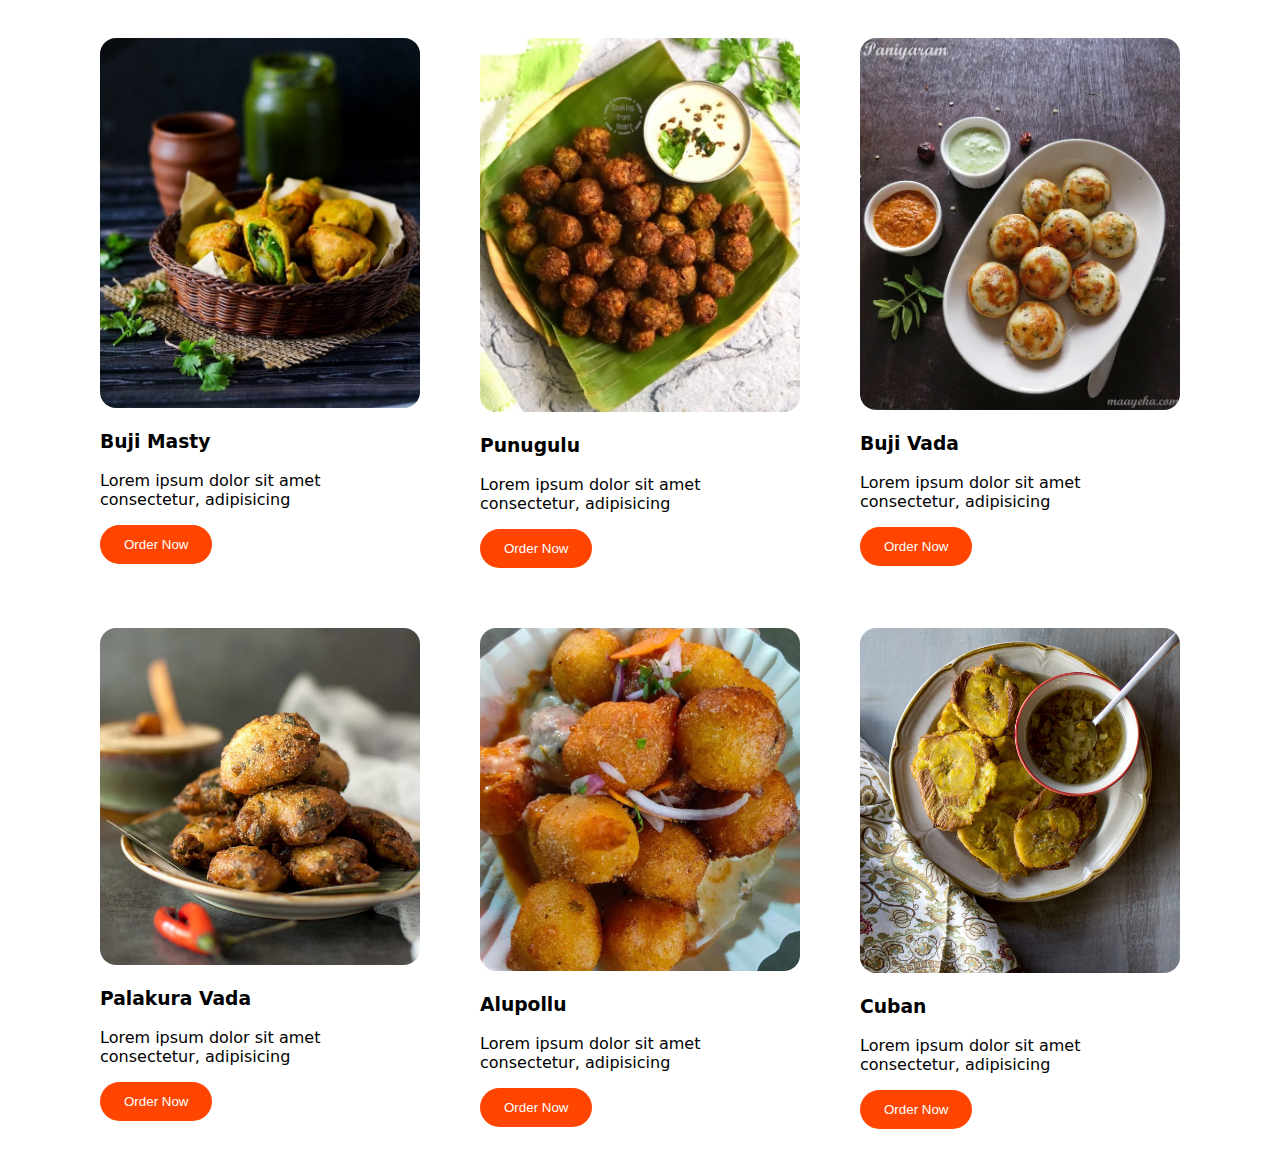
<file: iteam.html>
<!DOCTYPE html>
<html lang="en">
    <head>
        <meta charset="UTF-8">
        <meta http-equiv="X_UA-Compatible" content="IE=egge">
        <meta name="viewport" content="width=device-width, intial-scale=1.0">
        <title>Iteams</title>
        <link rel="stylesheet" href="istyle.css">
    </head>
    <body>
        
        <div class="flex">
            <div class="card">
                <img src="buji.jpg" alt="buji" class="card-img">
                <h3>Buji Masty</h3>
                 <p>Lorem ipsum dolor sit amet consectetur, adipisicing</p>
                 <button class="btn">Order Now</button>
            </div>
            <div class="card">
                <img src="punugulu.jpg" alt="buji" class="card-img">
                <h3>Punugulu</h3>
                 <p>Lorem ipsum dolor sit amet consectetur, adipisicing</p>
                 <button class="btn">Order Now</button>
            </div>
            <div class="card">
                <img src="Vada.webp" alt="buji" class="card-img" height="480px">
                <h3>Buji Vada</h3>
                 <p>Lorem ipsum dolor sit amet consectetur, adipisicing</p>
                 <button class="btn">Order Now</button>
            </div>
            <div class="card">
                <img src="Palakura.jpg" alt="buji" class="card-img" height="480px">
                <h3>Palakura Vada</h3>
                 <p>Lorem ipsum dolor sit amet consectetur, adipisicing</p>
                 <button class="btn">Order Now</button>
            </div>
            <div class="card">
                <img src="alupollu.jpg" alt="buji" class="card-img" height="480px">
                <h3>Alupollu</h3>
                 <p>Lorem ipsum dolor sit amet consectetur, adipisicing</p>
                 <button class="btn">Order Now</button>
            </div>
            <div class="card">
                <img src="Cuban.jpg" alt="buji" class="card-img" height="480px">
                <h3>Cuban</h3>
                 <p>Lorem ipsum dolor sit amet consectetur, adipisicing</p>
                 <button class="btn">Order Now</button>
            </div>
            
        </div>
    </body>
</html>
</file>
<file: istyle.css>
.card{
   border-radius: 16px;
   padding: 10px;
   margin: 20px;
   font-family: system-ui, -apple-system, BlinkMacSystemFont, 'Segoe UI', Roboto, Oxygen, Ubuntu, Cantarell, 'Open Sans', 'Helvetica Neue', sans-serif;
   box-shadow: 0 0 8px rgb((217,217,217), green, blue);
   width: 320px;
   height: 50%;


}
.flex{
    display: flex;
    flex-wrap: wrap;
    justify-content: center;
}
.card-img{
    width: 100%;
    border-radius: 16px;
    height: 50%;

}
.card:hover{
    transform: rotate(2deg);
    background-color:gray;
}
.btn{
    background-color: orangered;
    color: white;
    border: none;
    padding: 12px 24px;
    border-radius: 80px;
    justify-self: center;
}
</file>
